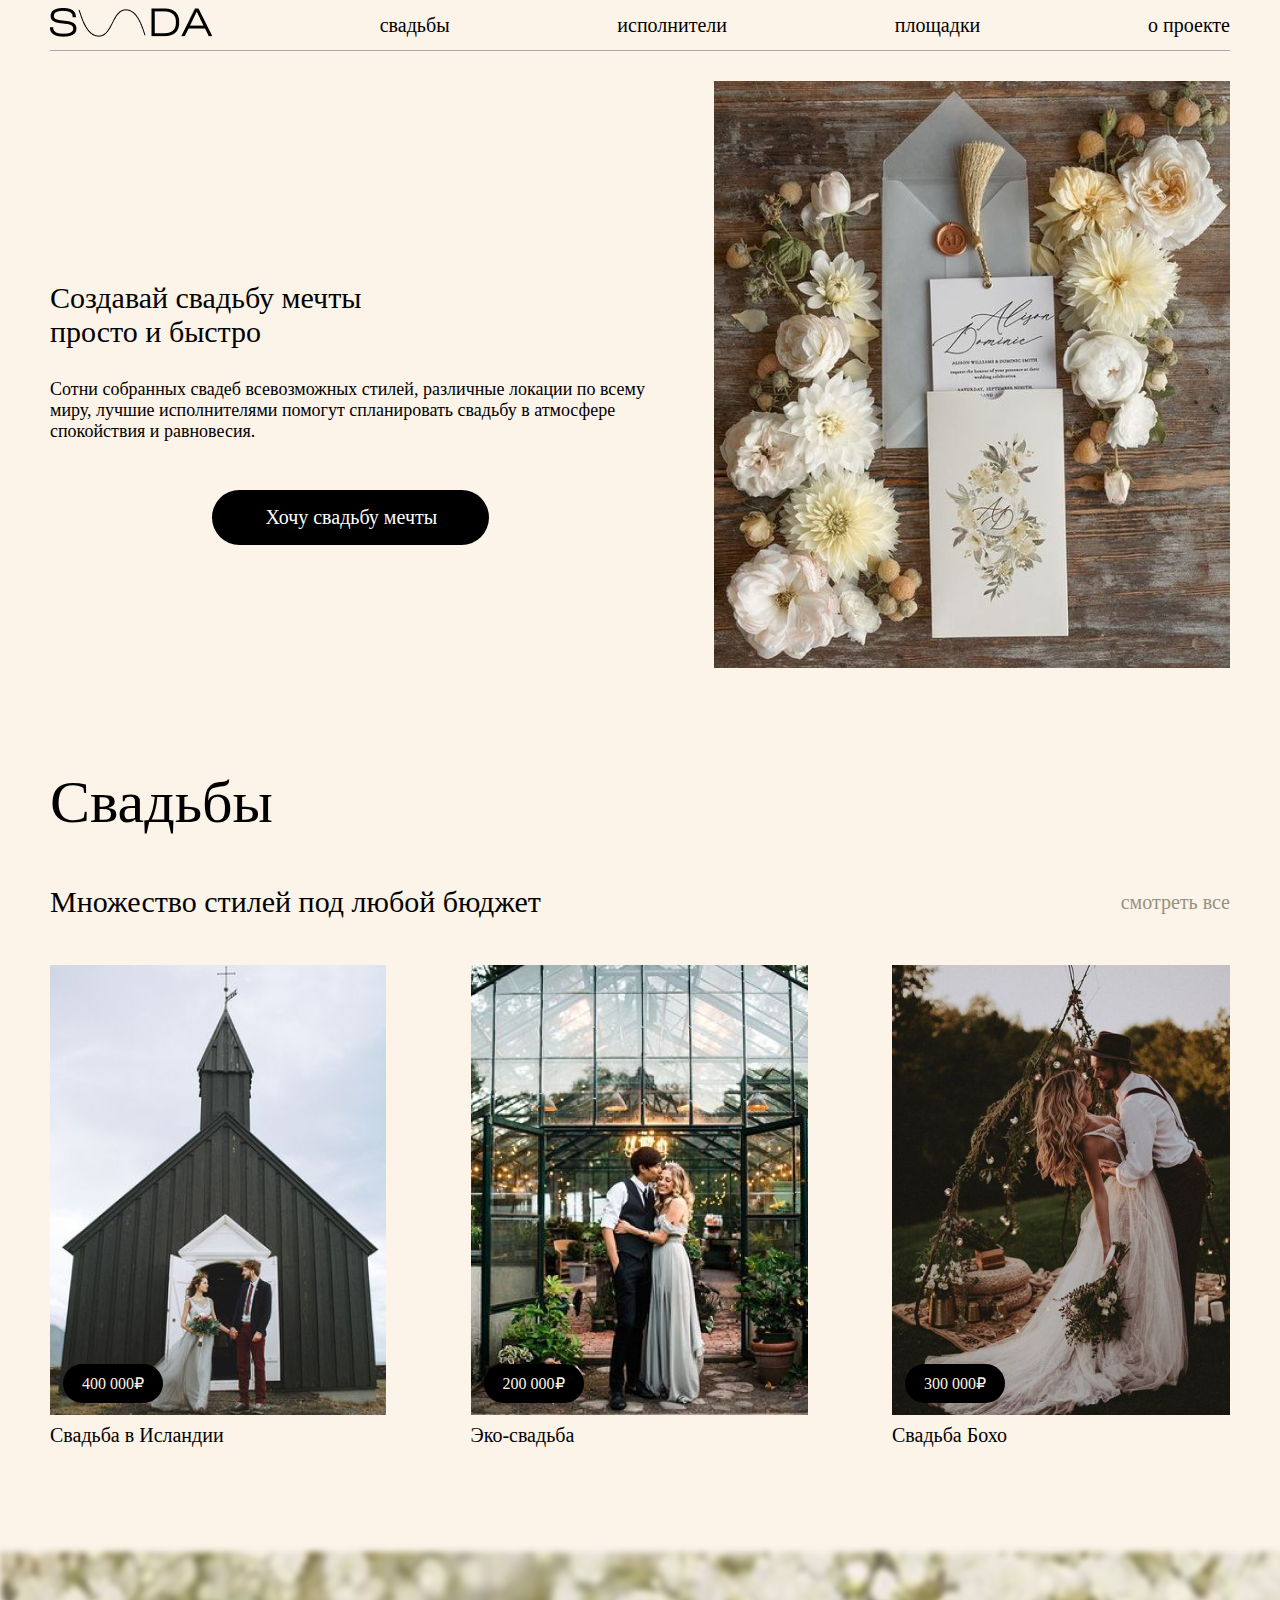
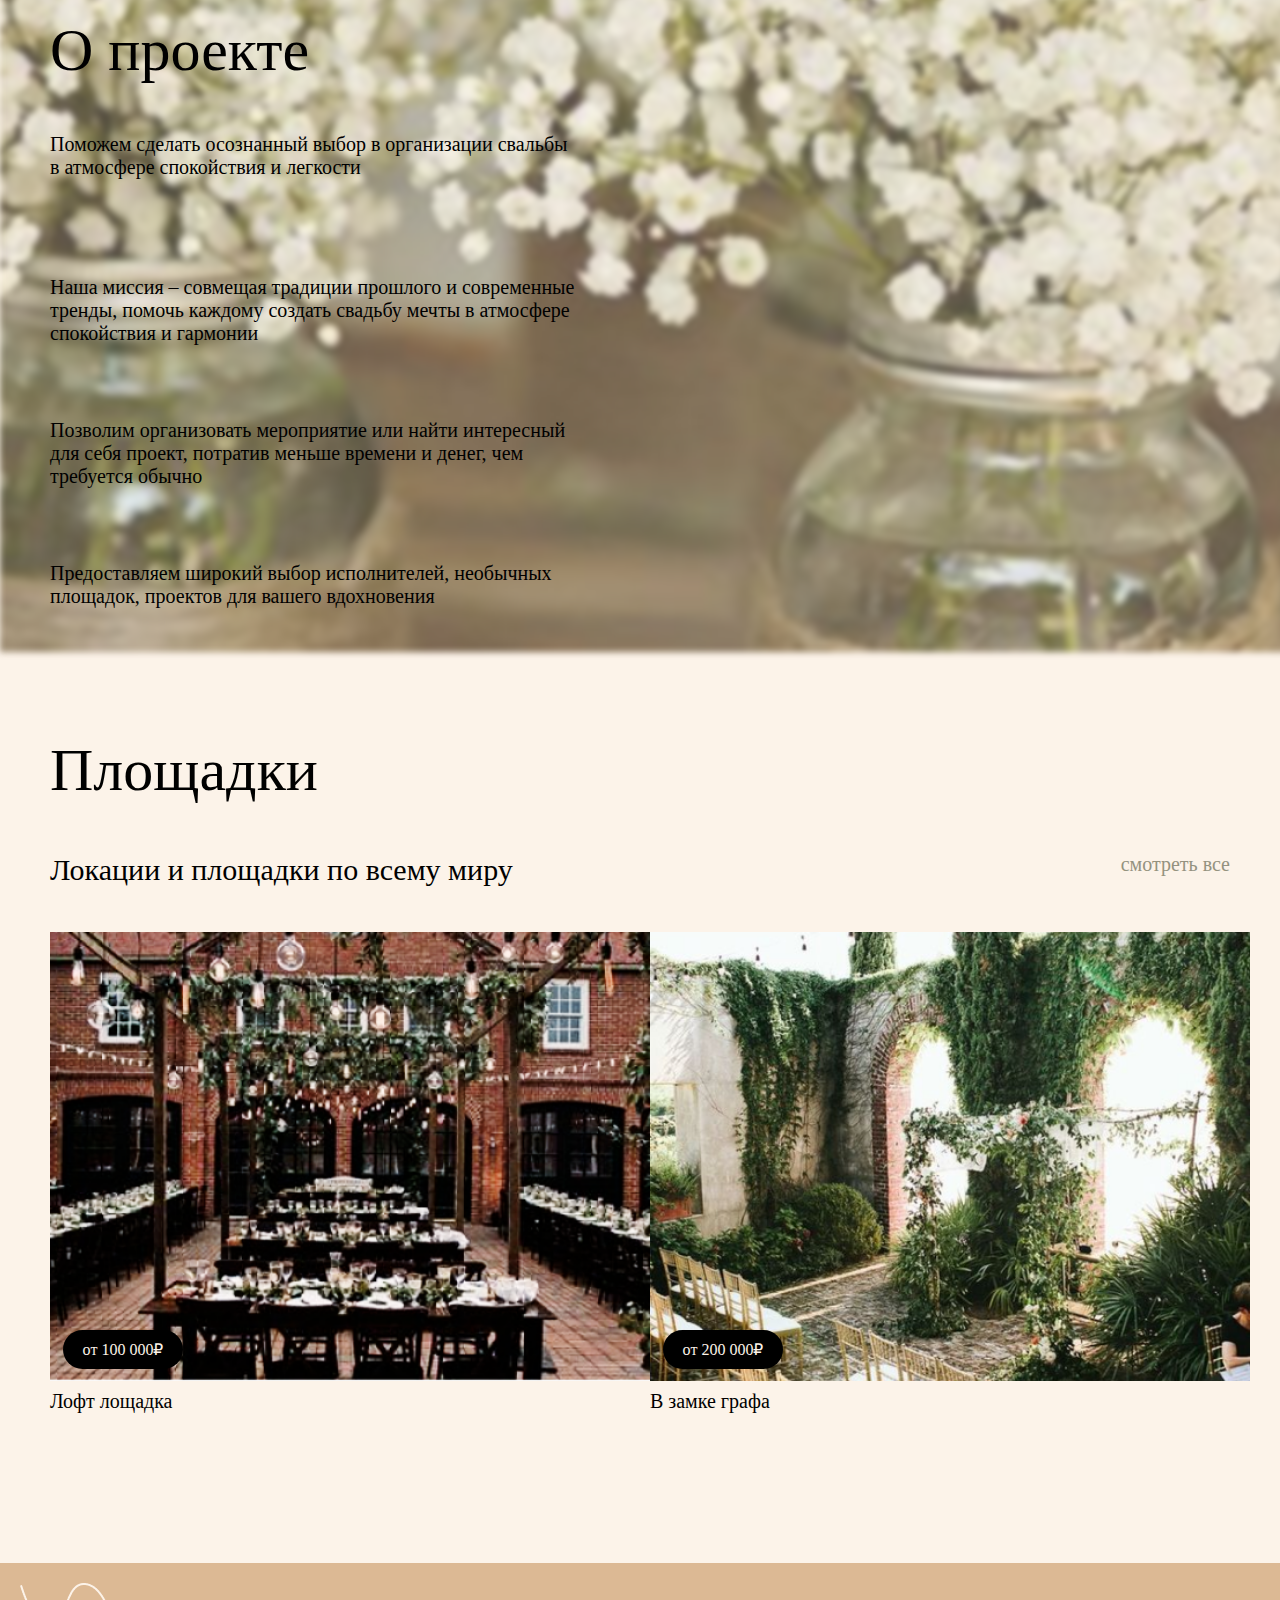
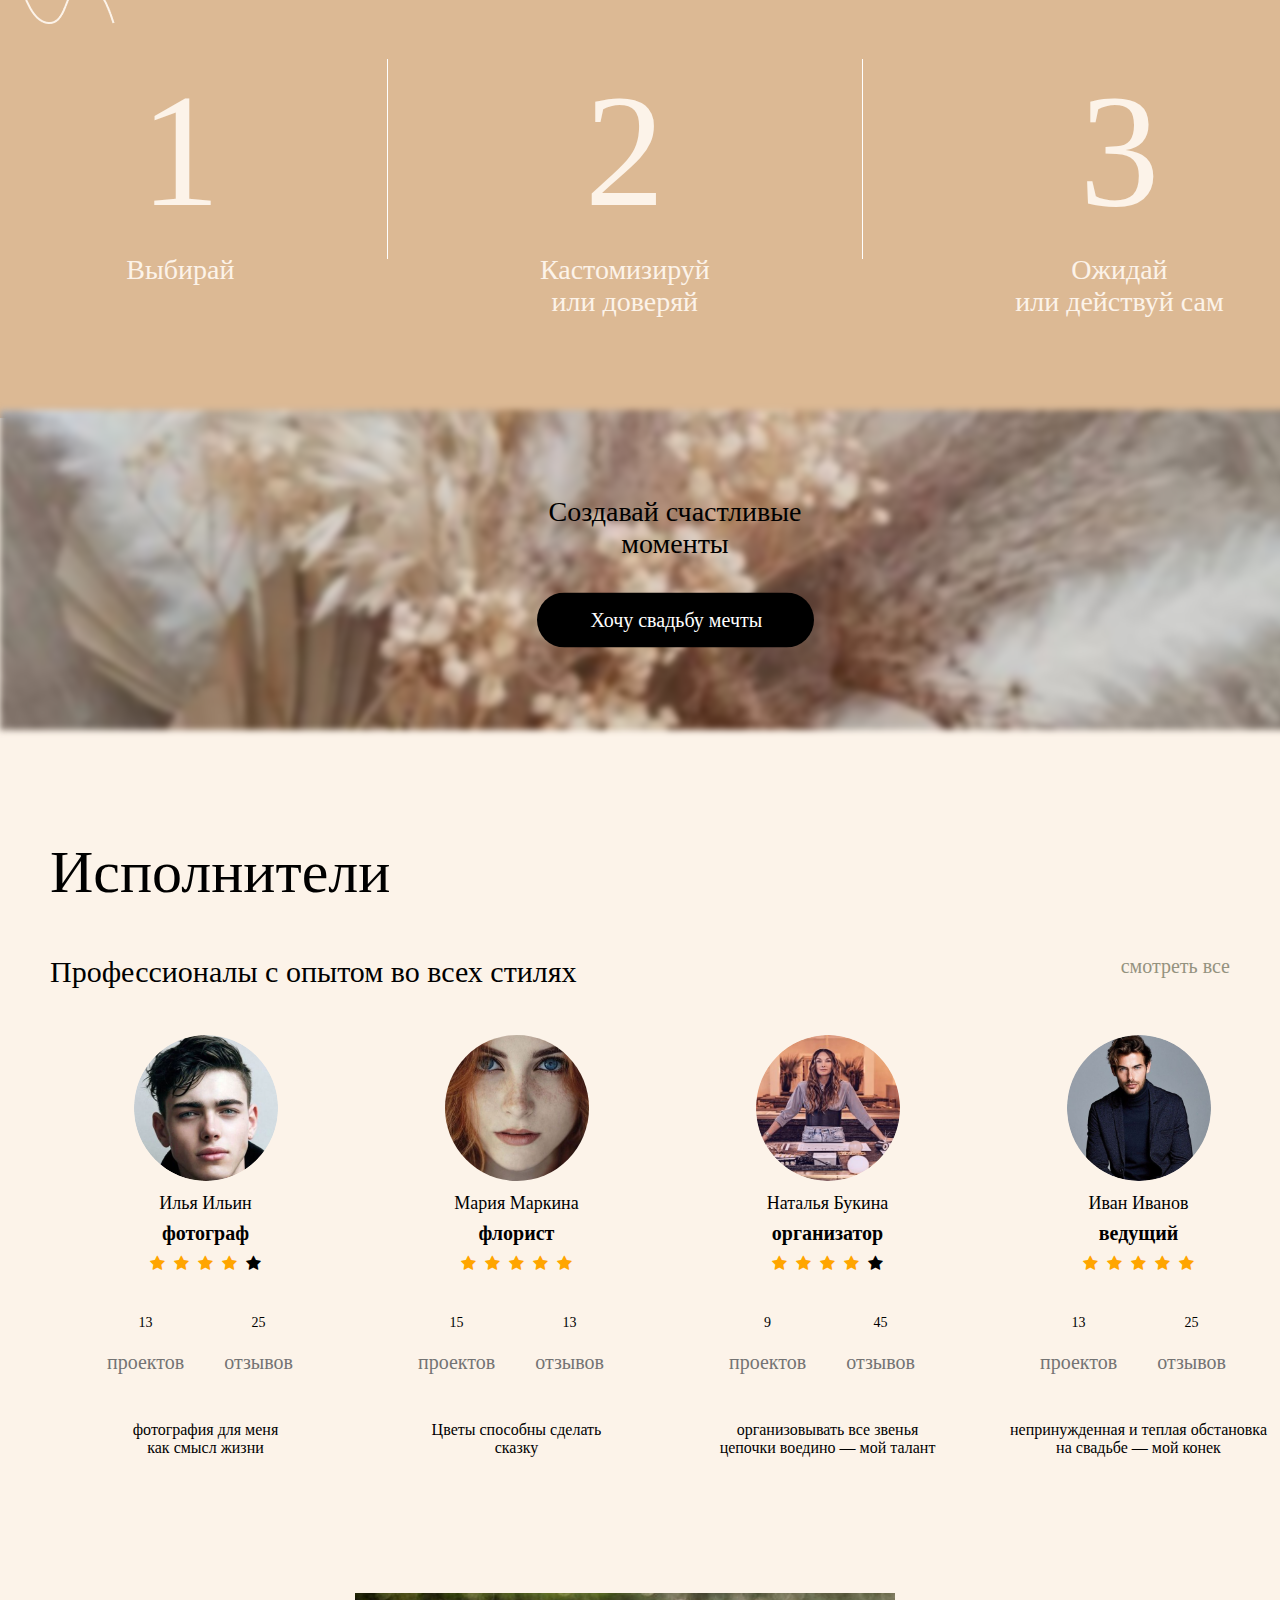
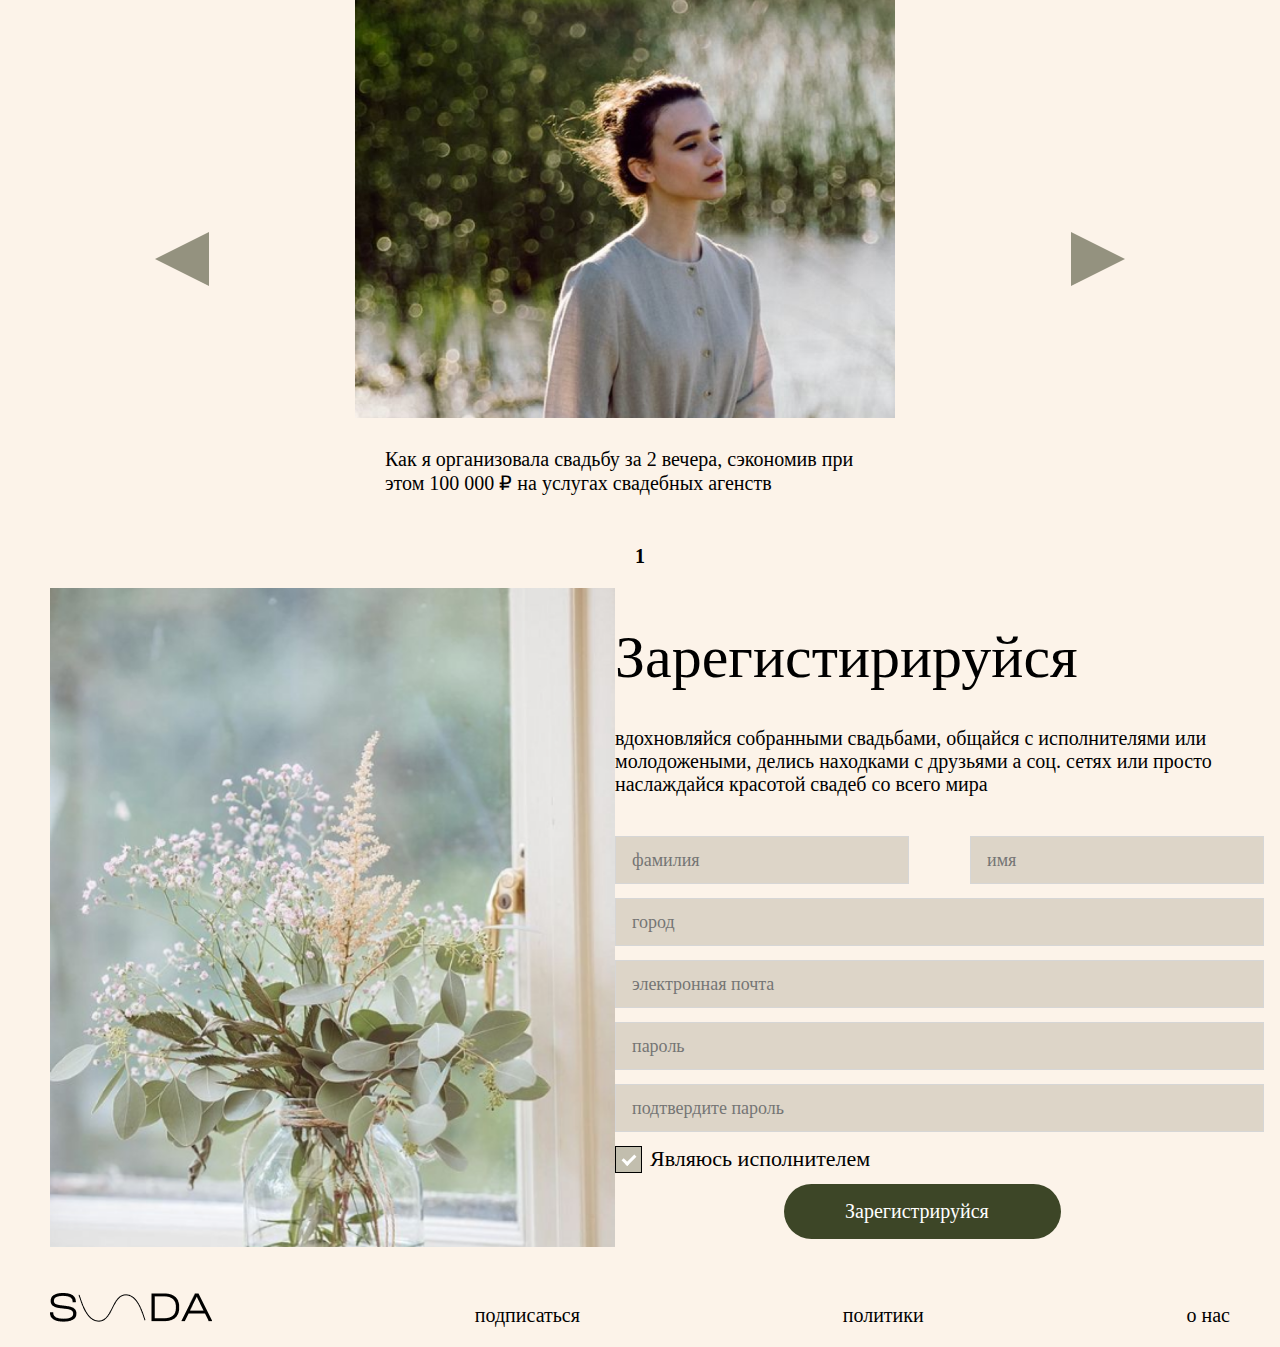
<file: index.html>
<!DOCTYPE html>
<html lang="en" dir="ltr">

  <head>
    <meta charset="utf-8">
    <link rel="stylesheet" href="https://cdnjs.cloudflare.com/ajax/libs/font-awesome/4.7.0/css/font-awesome.min.css">
    <link rel="stylesheet" href="responsive.css">
    <title>Svada-Landing</title>
    <script type="text/javascript">

    </script>
  </head>

  <style media="screen">

    html {
      scroll-behavior: smooth;
    }
    body {
      font-family: 'Halvar Breit CY Lt';
      background-color: #FCF3E9;
      margin: auto 50px;
    }
    a {
      text-decoration: none;
      color: black;
      font-size: 20px;
    }
    /* button {
      background-color: black;
      border: none;
      border-radius: 100px;
      /* border: 1px solid #1482d0; */
      /* width: auto;
      height: 50px;
      color: white;
      padding: 4px 15px;
      font-family: 'Spectral';
      letter-spacing: 2px;
      font-size: 20px;
      font-weight: 50;
      text-align: center;
      cursor: pointer;
    }
    button:hover {
      background-color: white;
      color: black;
      border: 1px solid black;
    } */
    .button-div {
      display: flex;
      justify-content: center;
      align-items: center;
      /* background: #FFE8A3; */
    }
    button {
      border: 1px solid transparent;
      background: black;
      color: white;
      border-radius: 40px;
      padding: 15px 30px;
      overflow: hidden;
      width: 277px;
      transition:
        all 1.2s,
        border 0.5s 1.2s,
        box-shadow 0.3s 1.5s;
      white-space: nowrap;
      text-indent: 23px;
      font-weight: normal;
      font-family: 'Spectral';
      font-size: 20px;
    }
    button span {
      display: inline-block;
      transform: translateX(400px);
      font-weight: normal;
      opacity: 0;
      transition:
        opacity 0.1s 0.5s,
        transform 0.4s 0.5s;
    }
    button:hover {
      text-indent: 0;
      background: white;
      color: black;
      width: 400px;
      border: 2px solid black;
      box-shadow: 3px 3px 2px rgba(black, 0.15);
    }
    button:hover span {
        transform: translateX(0);
        opacity: 1;
    }
    input {
        height: 14px;
        /* width: 478px; */
        padding: 16px;
        font-size: 18px;
        border-radius: 0px;
        border: 1px solid #d6d6d6;
        margin-bottom: 14px;
        font-family: 'Halvar Breit CY Lt';
        background: rgba(148, 146, 127, 0.3);
        color: #747474;
    }
    input[type=text], input[type=email], input[type=password], input[type=tel] {
        width: 615px;
        display: block;
        margin: 0 auto 14px auto;
    }
    input[type=text]:focus, input[type=email]:focus, input[type=password]:focus, input[type=tel]:focus, select:focus {
        outline: none;
        border-color: rgba(61, 70, 39, 0.3);
        /* box-shadow: 0 0 3px 1px rgba(66, 161, 236, 0.5); */
        box-shadow: 0 0 3px 1px rgba(61, 70, 39, 0.3);
    }
    .menubar {
      display: flex;
      justify-content: space-between;
      align-items: center;
      height: 50px;
      padding: 0 auto 8px auto;
      background: #FCF3E9;
      border-bottom: 1px solid #aaa;
      /* box-shadow: 0 5px 7px 2px rgba(0, 0, 0, .1); */
    }
     .footer {
       display: flex;
       justify-content: space-between;
       align-items: flex-end;
       height: 30px;
       padding: 0 auto 8px auto;
       background: #FCF3E9;
       margin-top: 50px;
       margin-bottom: 20px;
       /* border-bottom: 1px solid #aaa; */
     }
    .main-page {
      display: flex;
      justify-content: space-between;
    }
    .main-page-text {
      font-size: 30px;
      margin-top: 230px;
    }
    .main-page-text-info {
      font-size: 18px;
      font-family: 'Spectral';
      width: 600px;
    }
    .main-page-button {
      margin-top: 30px;
    }
    .main-page-photo {
      background-image: url('images/main-page.png');
      margin-top: 30px;
      height: 587px;
      width: 516px;
    }
    .page-title {
      display: block;
      margin: 100px auto 48px auto;
      font-size: 60px;
    }
    .watch-all {
      line-height: 35px;
    }
    .page-description {
      display: flex;
      justify-content: space-between;
    }
    .page-description a {
      color: #94927F;
      margin-bottom: auto;
    }
    .wedding-page-description {
      font-size: 30px;
      margin: 0 0;
      margin-bottom: auto;
    }
    .wedding-examples {
      display: flex;
      justify-content: space-between;
      margin: 45px auto 0 auto;
    }
    .wedding-price {
      width: 100px;
      padding: 10px;
      -webkit-box-sizing: border-box;
      -moz-box-sizing: border-box;
      box-sizing: border-box;
      position: absolute;
      /* border: 1px solid black; */
      border-radius: 20px;
      background-color: black;
      margin-top: -55px;
      margin-left: 13px;
      font-family: 'Spectral';
      font-size: 16px;
      text-align: center;
    }
    .wedding-price-rub {
      font-size: 16px;
      color: #FCF3E9;
      font-weight: 200;
      font-family: 'Spectral';
    }
    .wedding-name {
      margin: 5px 0;
      font-family: 'Spectral';
      font-size: 20px;
    }
    .svada-about-page {
      margin-top: 100px;
      height: 684px;
    }
    .svada-about-page-background {
      background-image: url('images/Flowers-Photo-Background-Project.png');
      background-color: rgba(237, 212, 187, 0.5);
      background-position: center;
      background-repeat: no-repeat;
      background-size: cover;
      height: 700px;
      width: 1350px;
      margin-left: -50px;
      filter: blur(3px);
      -webkit-filter: blur(3px);
    }
    /* .svada-about-page-left {
      display: absolute;
      height: 446px;
      z-index: 2;
    } */
    /* .svada-about-page-right {
      display: absolute;
      margin: 363px auto auto auto;
      z-index: 2;
    } */
    /* .svada-about-items {
      display: flex;
      height: 290px;
      width: 550px;
      flex-direction: column;
      justify-content: space-between;
    } */
    .svada-about-page-text {
      position: relative;
      /* left: 30%; */
      transform: translate(0%, -110%);
      z-index: 2;
    }
    .svada-about-page-title {
      display: block;
      margin: 100px auto 48px 0%;
      font-size: 60px;
      z-index: 2;
    }
    .svada-about-item {
      display: block;
      height: 123px;
      /* width: 550px;
      z-index: 2; */
      /* top: 50%;
      left: 50%; */
      /* transform: translate(-50%, -50%); */
      z-index: 2;
      width: 80%;
      font-family: 'Spectral';
      font-size: 20px;
      width: 530px;
    }
    .instruction-elem {
      display: block;
      width: 1350px;
      height: 455px;
      margin: 145px auto auto -50px;
      background-color: #DCB994;
    }
    .instruction-elem img {
      display: inline-block;
      margin: 20px;
    }
    .instruction-items {
      display: flex;
      justify-content: space-around;
      margin: 10px 50px auto;
    }
    .instruction-item {
      display: inline-block; /* Added rule - Note: IE8+, Firefox, Chrome, Opera, Safari */
      vertical-align: middle;
      position: relative;
      /* width: 25%; */
      text-align: center;
    }
    .instruction-item p {
      text-align: center;
      width: 100%;
    }
    .instruction-vertical-line {
      height: 200px;
      width: .5px;
      background: white;
      display: inline-block;
      position: relative;
    }
    .instruction-item-number {
      font-size: 160px;
      color: #FCF3E9;
      margin: 0 auto;
    }
    .instruction-item-text {
      font-size: 28px;
      color: #FCF3E9;
      position: relative;
      margin: 10px auto;
      display: inline-block;
    }
    /* .instruction-item-separator-first {
      display: inline;
      border-left: .5px solid #FCF3E9;
      height: 177px;
    } */
    .click-action-after-instruction {
      display: block; /* Added rule - Note: IE8+, Firefox, Chrome, Opera, Safari */
      /* vertical-align: middle; */
      /* position: absolute; */
      margin: -28px auto auto -50px;
      /* left: 50%; */
      /* transform: translate(-50%, -50%); */
      /* background: url('images/Flowers-Photo-Background2.png');
      background-position: center;
      background-size: cover;
      background-repeat: no-repeat;
      filter: blur(8px);
      -webkit-filter: blur(8px); */
      width: 1350px;
      height: 320px;
    }
    .click-action-after-instruction-background {
      display: block; /* Added rule - Note: IE8+, Firefox, Chrome, Opera, Safari */
      /* vertical-align: middle; */
      /* position: absolute; */
      margin: 20px auto auto 0px;
      /* left: 50%; */
      /* transform: translate(-50%, -50%); */
      background: url('images/Flowers-Photo-Background2.png');
      background-position: center;
      background-size: cover;
      background-repeat: no-repeat;
      filter: blur(8px);
      -webkit-filter: blur(3px);
      width: 1350px;
      height: 320px;
    }
    .click-action-after-instruction-text {
      display: absolute;
      font-size: 28px;
      text-align: center;
      top: 50%;
      left: 50%;
      transform: translate(-50%, -50%);
      z-index: 2;
      margin-left: 50%;
      margin-top: -15%;

    }
    .click-action-after-instruction-button {
      /* margin-left: calc(0px + 16%); */
      position: relative;
      /* top: 50%;
      left: 50%; */
      transform: translate(0%, -50%);
      z-index: 2;
      text-align: center;
    }
    .box {
      width: 230px;
      height: 230px;
      background-color: #F4F4F4;
      position: absolute;
      top: 50%;
      left: 50%;
      transform: translate(-50%, -50%);
      }

      .plant-box {
      width: 180px;
      height: 35px;
      background-color: #D0E4E5;
      border: 3px solid #555869;
      border-radius: 5px;
      position: absolute;
      top: 150px;
      left: 50%;
      transform: translateX(-50%);
      }

      .plant-box::before, .plant-box::after {
        content: '';
        position: absolute;
        left: 50%;
        transform: translateX(-50%);
        width: 90%;
        height: 3px;
      }
      .plant-box::before {
        background-color: #C3E5D0;
        top: -6px;
        border-radius: 5px 5px 0 0;
        opacity: 0.9;
      }
       .plant-box::after {
        background-color: #E0E0E0;
        bottom: -6px;
        border-radius: 0 0 5px 5px;
      }

      .flower {
      width: 20px;
      height: 32px;
      border: 3px solid #555869;
      border-radius: 50%;
      position: absolute;
    }

      .flower::after,
      .flower::before {
        content: '';
        position: absolute;
        width: 16px;
        height: 26px;
        border: 3px solid #555869;
        border-radius: 50%;
        z-index: -1;
      }

      .flower::after {
        left: -10px;
        bottom: -4px;
        transform: rotate(-25deg);
        animation: flower-left 1s infinite linear;
      }

      .flower::before {
        right: -10px;
        bottom: -4px;
        transform: rotate(25deg);
        animation: flower-right 1s infinite linear;
      }

      .-flower1 {
        background-color: #F7D2C9;
        left: 50px;
        top: 70px;
      }

      .-flower2 {
        background-color: #87BDC1;
        top: 80px;
        left: 100px;
      }

      .-flower3 {
        background-color: #D8778A;
        top: 55px;
        left: 150px;
      }

      .plant {
      width: 3px;
      height: 75px;
      background-color: #555869;
      position: absolute;
      top: 20px;
      left: 50%;
      transform: translateX(-50%);
      z-index: -1;
    }
      .plant::after {
        content: '';
        position: absolute;
        width: 14px;
        height: 7px;
        border: 3px solid #555869;
        border-radius: 50%;
        top: 20px;
        animation: plant 2s infinite linear;
      }

      @keyframes flower-left {
      0% {transform: rotate(-25deg) }
      50% {transform: rotate(-30deg) scale(0.95)}
      100% { transform: rotate(-25deg)}
      }

      @keyframes flower-right {
      0% {transform: rotate(25deg) }
      50% {transform: rotate(30deg) scale(0.95)}
      100% { transform: rotate(25deg)}
      }

      @keyframes plant {
      0% { transform: rotate(0) }
      25% {
        transform: rotate(8deg);
        transform-origin: left;
      }
      50% { transform: rotate(0)}
      75% {
        transform: rotate(-8deg);
        transform-origin: left;
      }
      100% {transform: rotate(0)}
      }
    .page-title-platform {
      display: block;
      margin: 100px auto 48px auto;
      font-size: 60px;
    }
    .platform-examples {
      display: flex;
      justify-content: space-between;
      margin: 45px auto 0 auto;
    }
    .platform-photo-price img {
      width: 600px;
    }
    .platform-price {
      width: 120px;
      padding: 10px;
      -webkit-box-sizing: border-box;
      -moz-box-sizing: border-box;
      box-sizing: border-box;
      position: absolute;
      /* border: 1px solid black; */
      border-radius: 100px;
      background-color: black;
      color: white;
      margin-top: -55px;
      margin-left: 13px;
      font-family: 'Spectral';
      font-size: 16px;
      text-align: center;
    }
    .platform-name {
      margin: 5px 0;
    }
    .page-title-performers {
      display: block;
      margin: 108px auto 48px auto;
      font-size: 60px;
    }
    .performer-card {
      text-align: center;
    }
    .performers {
      display: flex;
      justify-content: space-between;
      margin-top: 46px;
    }
    .performer-card-photo-name {
      display: block;
      text-align: center;
    }
    .performer-card-photo {
      width: 144px;
      height: 146px;
      border-radius: 100%
    }
    .performer-card-name-profession {
      font-size: 18px;
    }
    .performer-card-name {
      margin: 8px auto auto auto;
    }
    .performer-card-profession {
      margin: 8px auto auto auto;
      /* text-decoration: underline; */
      font-family: 'Spectral';
      font-weight: bolder;
      font-size: 20px;
    }
    .performer-card-stars {
      display: flex;
      width: 111px;
      height: auto;
      justify-content: space-between;
      margin: 10px 100px;
    }
    .checked {
      color: orange;
    }
    .performer-card-info {
      display: flex;
      justify-content: space-between;
      width: 152px;
      height: 60px;
      margin: 30px 57px;
      text-align: center;
      font-size: 14px;
    }
    .performer-card-info-projects {
      margin-right: 40px;
    }
    .performer-card-info-reviews-text, .performer-card-info-projects-text {
      font-family: 'Spectral';
      font-size: 20px;
      font-weight: 200;
      /* letter-spacing: 2px; */
      color: #747474;
    }
    .performer-card-citate {
      padding-top: 30px;
    }
    .stories-line {
      display: flex;
      justify-content: space-between;
      margin-left: 105px;
      margin-right: 105px;
      margin-top: 120px;
      align-items: center
    }
    .stories-left-arrow {
      width: 0;
      height: 0;
      border-top: 27px solid transparent;
      border-bottom: 27px solid transparent;
      border-right: 54px solid #94927F;
    }
    .stories-right-arrow {
      width: 0;
      height: 0;
      border-top: 27px solid transparent;
      border-bottom: 27px solid transparent;
      border-left: 54px solid #94927F;
    }
    .stories-right-arrow:hover {
      border-top: 27px solid transparent;
      border-bottom: 27px solid transparent;
      border-left: 54px solid #DCB994;
      transition: 1s all;
    }
    .stories-left-arrow:hover {
      border-top: 27px solid transparent;
      border-bottom: 27px solid transparent;
      border-right: 54px solid #DCB994;
      transition: 1s all;
    }
    .stories-photo {
      background-image: url("images/storie-photo-first.png");
      background-size: cover;
      width: 540px;
      height: 425px;
    }
    .stories-text {
      width: 510px;
      font-family: 'Spectral';
      font-size: 20px;
      margin: 30px 30px;
    }
    .stories-no {
      text-align: center;
      font-family: 'Spectral';
      font-size: 20px;
      font-weight: bold;
    }
    .last-page-window {
      display: flex;
      justify-content: space-around;
    }
    .last-page-right-side {
      width: 615px;
    }
    .last-page-photo {
      background-image: url("images/last-page-photo.png");
      background-size: cover;
      height: 659px;
      width: 600px;
    }
    .last-page-title {
      display: block;
      margin: 35px auto;
      font-size: 60px;
    }
    .last-page-user-text {
      font-family: 'Spectral';
      font-size: 20px;
      margin-bottom: 40px;
    }
    .form-name-surname {
        display: flex;
        justify-content: space-between;
        width: 649px;
    }
    .form-name-surname input {
        display: inline-block;
        width: calc(50% - 4px);
        margin: 0 0 14px;
        width: 260px;
    }
    .container {
        display: block;
        position: relative;
        padding-left: 35px;
        margin-bottom: 12px;
        cursor: pointer;
        font-size: 22px;
        -webkit-user-select: none;
        -moz-user-select: none;
        -ms-user-select: none;
        user-select: none;
      }

      /* Hide the browser's default checkbox */
      .container input {
        position: absolute;
        opacity: 0;
        cursor: pointer;
        height: 0;
        width: 0;
      }

      /* Create a custom checkbox */
      .checkmark {
        position: absolute;
        top: 0;
        left: 0;
        height: 25px;
        width: 25px;
        background-color: rgba(148, 146, 127, 0.3);
        border: .5px solid black;
      }

      /* On mouse-over, add a grey background color */
      .container:hover input ~ .checkmark {
        background-color: white;
      }

      /* When the checkbox is checked, add a blue background */
      .container input:checked ~ .checkmark {
        background-color: rgba(61, 70, 39, 0.3);
      }

      /* Create the checkmark/indicator (hidden when not checked) */
      .checkmark:after {
        content: "";
        position: absolute;
        display: none;
      }

      /* Show the checkmark when checked */
      .container input:checked ~ .checkmark:after {
        display: block;
      }

      /* Style the checkmark/indicator */
      .container .checkmark:after {
        left: 9px;
        top: 5px;
        width: 5px;
        height: 10px;
        border: solid white;
        border-width: 0 3px 3px 0;
        -webkit-transform: rotate(45deg);
        -ms-transform: rotate(45deg);
        transform: rotate(45deg);
      }
      .last-page-button {
        background: #3D4627;
        text-indent: 30px;
      }
  </style>
  <body>

    <div class="menubar">
      <a href="index.html">
        <div class="svada-logo">
          <img src="images/logo.png" alt="Svada-Logo">
        </div>
      </a>
      <a href="#s1">свадьбы</a>
      <a href="#s2">исполнители</a>
      <a href="#s3">площадки</a>
      <a href="#s4">о проекте</a>
    </div>
    <article class="">


    <section class="main-page">
      <div class="main-page-left">
        <p class="main-page-text">Создавай свадьбу мечты<br>просто и быстро</p>
        <p class="main-page-text-info">Сотни собранных свадеб всевозможных стилей, различные локации по всему миру, лучшие исполнителями помогут спланировать свадьбу
в атмосфере спокойствия и равновесия.</p>
        <div class="button-div">
          <button class="main-page-button" type="button" name="button">Хочу свадьбу мечты <span>прямо сейчас</span></button>
        </div>
      </div>
      <div class="main-page-right">
        <!-- сделать background в виде img + использовать padding соотношени сторон  -->
        <div class="main-page-photo"></div>
        <!-- <img class="main-page-photo"src="images/main-page.png" alt="Wedding Invitation"> -->
      </div>
    </section>

    <section class="wedding-page" id="s1">
      <p class="page-title">Свадьбы</p>
      <div class="page-description">
        <p class="wedding-page-description">Множество стилей под любой бюджет</p>
        <a class="watch-all" href="index.html">смотреть все</a>
      </div>
      <div class="wedding-examples">
        <div class="wedding-example">
          <div class="wedding-photo-price">
            <img src="images/wedding-photo-iceland.png" alt="Wedding in Iceland">
            <div class="wedding-price">
              <span class="wedding-price-rub">400 000₽</span>
            </div>
          </div>
          <p class="wedding-name">Свадьба в Исландии</p>
        </div>
        <div class="wedding-example">
          <div class="wedding-photo-price">
            <img src="images/wedding-photo-botanic.png" alt="Wedding Botanic">
            <div class="wedding-price">
              <span class="wedding-price-rub">200 000₽</span>
            </div>
          </div>
          <p class="wedding-name">Эко-свадьба</p>
        </div>
        <div class="wedding-example">
          <div class="wedding-photo-price">
            <img src="images/wedding-photo-boho.png" alt="Wedding Boho">
            <div class="wedding-price">
              <span class="wedding-price-rub">300 000₽</span>
            </div>
          </div>
          <p class="wedding-name">Свадьба Бохо</p>
        </div>
      </div>
    </section>


    <section class="svada-about-page" id="s4">
      <div class="svada-about-page-background"></div>
      <div class="svada-about-page-text">
        <p class="svada-about-page-title" id="page-title-about">О проекте</p>
        <p class="svada-about-item">Поможем сделать осознанный выбор в организации свальбы в атмосфере спокойствия и легкости</p>
        <p class="svada-about-item">Наша миссия – совмещая традиции прошлого и современные тренды, помочь каждому создать свадьбу мечты в атмосфере спокойствия и гармонии</p>
        <p class="svada-about-item">Позволим организовать мероприятие или найти интересный для себя проект, потратив меньше времени и денег, чем требуется обычно</p>
        <p class="svada-about-item">Предоставляем широкий выбор исполнителей, необычных площадок, проектов для вашего вдохновения</p>
      </div>

      <!-- <div class="svada-about-page-left">
        <p class="page-title" id="page-title-about">О проекте</p>
        <div class="svada-about-items">
          <p class="svada-about-item">Поможем сделать осознанный выбор в организации свальбы в атмосфере спокойствия и легкости</p>
          <p class="svada-about-item">Широкий выбор свадеб и площадок для планирования свадьбы мечты</p>
          <p class="svada-about-item">Совмещаем традиции прошлого и веяния современности, олицетворяя равновесие и равенство</p>
        </div>
      </div>
      <div class="svada-about-page-right">
        <img src="images/svada-icon-big.png" alt="Svada-Logo">
      </div> -->
    </section>

    <section class="platform-page" id="s3">
      <p class="page-title-platform">Площадки</p>
      <div class="page-description">
        <p class="wedding-page-description">Локации и площадки по всему миру</p>
        <a href="index.html">смотреть все</a>
      </div>
      <div class="platform-examples">
        <div class="platform-example">
          <div class="platform-photo-price">
            <img src="images/platform-urban-photo.png" alt="urban platform">
            <div class="platform-price">
              <span class="wedding-price-rub">от 100 000₽</span>
            </div>
          </div>
          <p class="wedding-name">Лофт лощадка</p>
        </div>
        <div class="platform-example">
          <div class="platform-photo-price">
            <img src="images/platform-green-photo.png" alt="green platform">
            <div class="platform-price">
              <span class="wedding-price-rub">от 200 000₽</span>
            </div>
          </div>
          <p class="wedding-name">В замке графа</p>
        </div>
      </div>
    </section>

    <section class="instruction-page">
      <div class="instruction-elem">
      <div class="instruction-item-separator-first"></div>
      <div class="instruction-item-separator-second"></div>
        <img src="images/svada-icon-little.png" alt="svada-icon">
        <div class="instruction-items">
          <div class="instruction-item">
            <p class="instruction-item-number">1</p>
            <p class="instruction-item-text">Выбирай</p>
          </div>
          <div class="instruction-vertical-line"></div>
          <div class="instruction-item">
            <p class="instruction-item-number">2</p>
            <p class="instruction-item-text">Кастомизируй</br> или доверяй</p>
          </div>
          <div class="instruction-vertical-line"></div>
          <div class="instruction-item">
            <p class="instruction-item-number">3</p>
            <p class="instruction-item-text">Ожидай </br>или действуй сам</p>
          </div>
         </div>
      </div>
      <div class="click-action-after-instruction">
        <div class="click-action-after-instruction-background"></div>
        <p class="click-action-after-instruction-text">Создавай счастливые</br>моменты</p>
        <div class="button-div">
          <button class="click-action-after-instruction-button" type="button" name="button">Хочу свадьбу мечты <span> через месяц</span></button>
        </div>
      </div>
      <!-- <div class="box">
        <div class="plant-box"></div>

        <div class="flower -flower1">
          <div class="plant"></div>
        </div>

        <div class="flower -flower2">
          <div class="plant"></div>
        </div> -->

        <!-- <div class="flower -flower3">
          <div class="plant"></div>
        </div> -->
      </div>
    </section>

    <section class="performers-page" id="s2">
      <p class="page-title-performers">Исполнители</p>
      <div class="page-description">
        <p class="wedding-page-description">Профессионалы с опытом во всех стилях</p>
        <a href="index.html">смотреть все</a>
      </div>
      <div class="performers">
        <div class="performer-card">
          <div class="performer-card-photo-name">
            <img class="performer-card-photo" src="images/Performer-Face.png" alt="performer-photo">
            <div class="performer-card-name-profession">
                <p class="performer-card-name">Илья Ильин</p>
                <p class="performer-card-profession">фотограф</p>
            </div>
          </div>
          <div class="performer-card-stars">
            <span class="fa fa-star checked"></span>
            <span class="fa fa-star checked"></span>
            <span class="fa fa-star checked"></span>
            <span class="fa fa-star checked"></span>
            <span class="fa fa-star"></span>
          </div>
          <div class="performer-card-info">
            <div class="performer-card-info-projects">
              <p class="performer-card-info-projects-number">13</p>
              <p class="performer-card-info-projects-text">проектов</p>
            </div>
            <div class="performer-card-info-reviews">
              <p class="performer-card-info-reviews-number">25</p>
              <p class="performer-card-info-reviews-text">отзывов</p>
            </div>
          </div>
            <p class="performer-card-citate">фотография для меня</br>как смысл жизни</p>
        </div>

        <div class="performer-card">
          <div class="performer-card-photo-name">
            <img class="performer-card-photo" src="images/Performer-Florist.png" alt="performer-photo">
            <div class="performer-card-name-profession">
                <p class="performer-card-name">Мария Маркина</p>
                <p class="performer-card-profession">флорист</p>
            </div>
          </div>
          <div class="performer-card-stars">
            <span class="fa fa-star checked"></span>
            <span class="fa fa-star checked"></span>
            <span class="fa fa-star checked"></span>
            <span class="fa fa-star checked"></span>
            <span class="fa fa-star checked"></span>
          </div>
          <div class="performer-card-info">
            <div class="performer-card-info-projects">
              <p class="performer-card-info-projects-number">15</p>
              <p class="performer-card-info-projects-text">проектов</p>
            </div>
            <div class="performer-card-info-reviews">
              <p class="performer-card-info-reviews-number">13</p>
              <p class="performer-card-info-reviews-text">отзывов</p>
            </div>
          </div>
            <p class="performer-card-citate">Цветы способны сделать</br>сказку</p>
        </div>

        <div class="performer-card">
          <div class="performer-card-photo-name">
            <img class="performer-card-photo" src="images/Performer-Organizer.png" alt="performer-photo">
            <div class="performer-card-name-profession">
                <p class="performer-card-name">Наталья Букина</p>
                <p class="performer-card-profession">организатор</p>
            </div>
          </div>
          <div class="performer-card-stars">
            <span class="fa fa-star checked"></span>
            <span class="fa fa-star checked"></span>
            <span class="fa fa-star checked"></span>
            <span class="fa fa-star checked"></span>
            <span class="fa fa-star"></span>
          </div>
          <div class="performer-card-info">
            <div class="performer-card-info-projects">
              <p class="performer-card-info-projects-number">9</p>
              <p class="performer-card-info-projects-text">проектов</p>
            </div>
            <div class="performer-card-info-reviews">
              <p class="performer-card-info-reviews-number">45</p>
              <p class="performer-card-info-reviews-text">отзывов</p>
            </div>
          </div>
            <p class="performer-card-citate">организовывать все звенья </br>цепочки воедино — мой талант</p>
        </div>

        <div class="performer-card">
          <div class="performer-card-photo-name">
            <img class="performer-card-photo" src="images/Performer-Lead.png" alt="performer-photo">
            <div class="performer-card-name-profession">
                <p class="performer-card-name">Иван Иванов</p>
                <p class="performer-card-profession">ведущий</p>
            </div>
          </div>
          <div class="performer-card-stars">
            <span class="fa fa-star checked"></span>
            <span class="fa fa-star checked"></span>
            <span class="fa fa-star checked"></span>
            <span class="fa fa-star checked"></span>
            <span class="fa fa-star checked"></span>
          </div>
          <div class="performer-card-info">
            <div class="performer-card-info-projects">
              <p class="performer-card-info-projects-number">13</p>
              <p class="performer-card-info-projects-text">проектов</p>
            </div>
            <div class="performer-card-info-reviews">
              <p class="performer-card-info-reviews-number">25</p>
              <p class="performer-card-info-reviews-text">отзывов</p>
            </div>
          </div>
            <p class="performer-card-citate">непринужденная и теплая обстановка</br>на свадьбе — мой конек</p>
        </div>
      </div>
    </section>

    <section class="svada-stories">
      <div class="stories-line">
        <div class="stories-left-arrow"></div>
        <div class="stories-photo-text">
          <div class="stories-photo"></div>
          <p class="stories-text">Как я организовала свадьбу за 2 вечера, сэкономив при этом 100 000 ₽ на услугах свадебных агенств</p>
        </div>
        <div class="stories-right-arrow"></div>
      </div>
      <p class="stories-no">1</p>
    </section>

    <section class="last-page">
      <div class="last-page-window">
        <div class="last-page-photo"></div>
        <div class="last-page-right-side">
          <p class="last-page-title">Зарегистирируйся</p>
          <p class="last-page-user-text">вдохновляйся собранными свадьбами, общайся с исполнителями или молодожеными, делись находками с друзьями а соц. сетях или просто наслаждайся красотой свадеб со всего мира</p>
          <div class="last-page-user-form">
            <div class="form-name-surname">
              <input type="text" name="" value="" placeholder="фамилия">
              <input type="text" name="" value="" placeholder="имя">
            </div>
            <input type="text" name="" value="" placeholder="город">
            <input type="email" name="" value="" placeholder="электронная почта">
            <input type="password" name="" value="" placeholder="пароль">
            <input type="password" name="" value="" placeholder="подтвердите пароль">
            <label class="container">Являюсь исполнителем
              <input type="checkbox" checked="checked">
              <span class="checkmark"></span>
            </label>
            <div class="button-div">
              <button class="last-page-button" type="button" name="button">Зарегистрируйся <span>прямо сейчас</span></button>
            </div>
          </div>
        </div>
      </div>
    </section>

    <div class="footer">
      <a href="index.html">
        <div class="svada-logo">
          <img src="images/logo.png" alt="Svada-Logo">
        </div>
      </a>
      <a href="">подписаться</a>
      <a href="">политики</a>
      <a href="">о нас</a>
    </div>
    </article>
  </body>
</html>
</file>
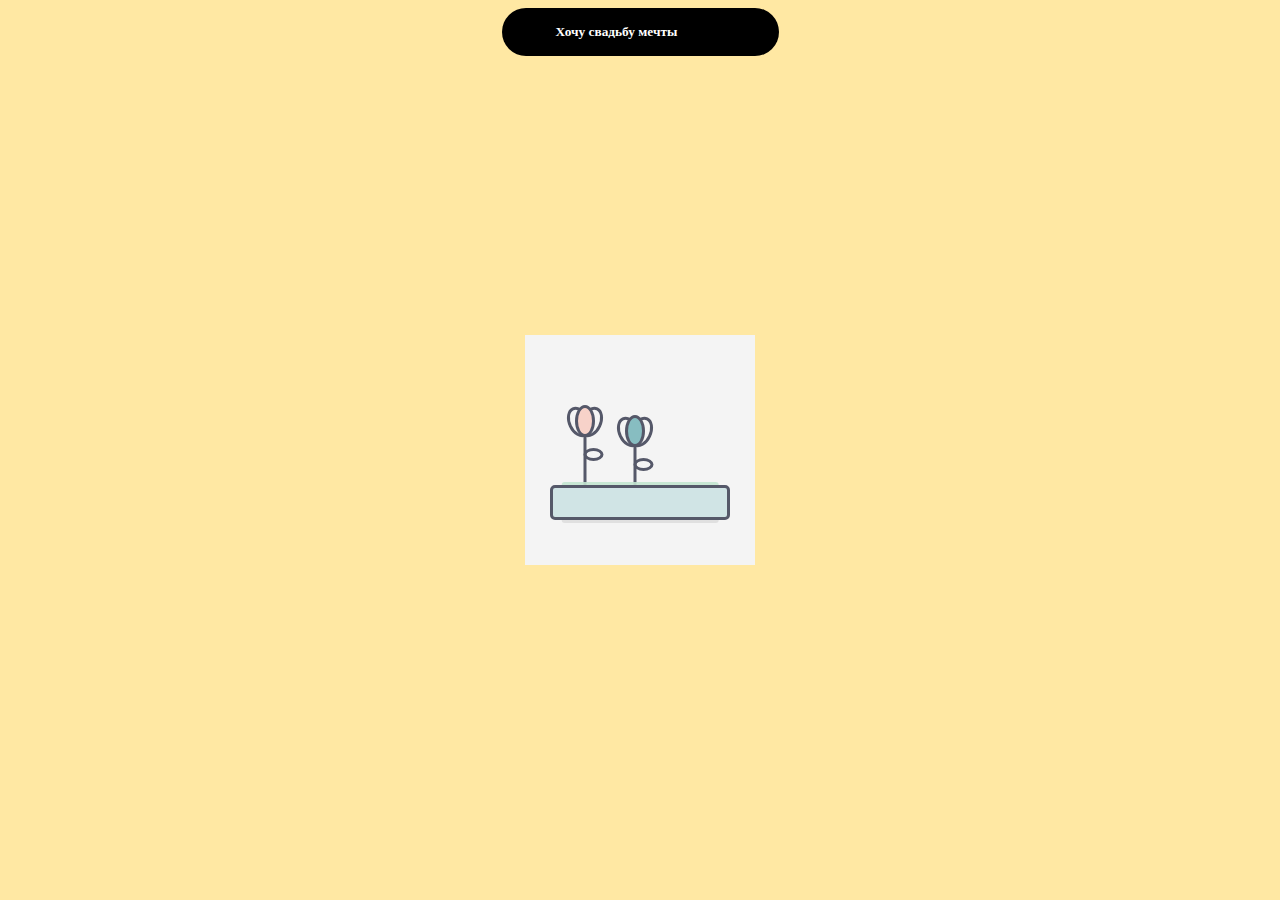
<file: test.html>
<!DOCTYPE html>
<html lang="en" dir="ltr">
  <head>
    <meta charset="utf-8">
    <title></title>
    <style media="screen">

    .box {
      width: 230px;
      height: 230px;
      background-color: #F4F4F4;
      position: absolute;
      top: 50%;
      left: 50%;
      transform: translate(-50%, -50%);
      }

      .plant-box {
      width: 180px;
      height: 35px;
      background-color: #D0E4E5;
      border: 3px solid #555869;
      border-radius: 5px;
      position: absolute;
      top: 150px;
      left: 50%;
      transform: translateX(-50%);
      }

      .plant-box::before, .plant-box::after {
        content: '';
        position: absolute;
        left: 50%;
        transform: translateX(-50%);
        width: 90%;
        height: 3px;
      }
      .plant-box::before {
        background-color: #C3E5D0;
        top: -6px;
        border-radius: 5px 5px 0 0;
        opacity: 0.9;
      }
       .plant-box::after {
        background-color: #E0E0E0;
        bottom: -6px;
        border-radius: 0 0 5px 5px;
      }

      .flower {
      width: 20px;
      height: 32px;
      border: 3px solid #555869;
      border-radius: 50%;
      position: absolute;
    }

      .flower::after,
      .flower::before {
        content: '';
        position: absolute;
        width: 16px;
        height: 26px;
        border: 3px solid #555869;
        border-radius: 50%;
        z-index: -1;
      }

      .flower::after {
        left: -10px;
        bottom: -4px;
        transform: rotate(-25deg);
        animation: flower-left 1s infinite linear;
      }

      .flower::before {
        right: -10px;
        bottom: -4px;
        transform: rotate(25deg);
        animation: flower-right 1s infinite linear;
      }

      .-flower1 {
        background-color: #F7D2C9;
        left: 50px;
        top: 70px;
      }

      .-flower2 {
        background-color: #87BDC1;
        top: 80px;
        left: 100px;
      }

      .-flower3 {
        background-color: #D8778A;
        top: 55px;
        left: 150px;
      }

      .plant {
      width: 3px;
      height: 75px;
      background-color: #555869;
      position: absolute;
      top: 20px;
      left: 50%;
      transform: translateX(-50%);
      z-index: -1;
    }
      .plant::after {
        content: '';
        position: absolute;
        width: 14px;
        height: 7px;
        border: 3px solid #555869;
        border-radius: 50%;
        top: 20px;
        animation: plant 2s infinite linear;
      }

      @keyframes flower-left {
      0% {transform: rotate(-25deg) }
      50% {transform: rotate(-30deg) scale(0.95)}
      100% { transform: rotate(-25deg)}
      }

      @keyframes flower-right {
      0% {transform: rotate(25deg) }
      50% {transform: rotate(30deg) scale(0.95)}
      100% { transform: rotate(25deg)}
      }

      @keyframes plant {
      0% { transform: rotate(0) }
      25% {
        transform: rotate(8deg);
        transform-origin: left;
      }
      50% { transform: rotate(0)}
      75% {
        transform: rotate(-8deg);
        transform-origin: left;
      }
      100% {transform: rotate(0)}
      }
      * {
        box-sizing: border-box;
      }
      body {
        display: flex;
        justify-content: center;
        align-items: center;
        background: #FFE8A3;
        font-family: 'Halvar Breit CY Lt';
      }
      /* html, body {
        height: 100%;
      } */

      button {
        border: 1px solid transparent;
        background: black;
        color: white;
        border-radius: 40px;
        padding: 15px 30px;
        overflow: hidden;
        width: 277px;
        transition:
          all 1.2s,
          border 0.5s 1.2s,
          box-shadow 0.3s 1.5s;
        white-space: nowrap;
        text-indent: 23px;
        font-weight: bold;
        font-family: 'Halvar Breit CY Lt';
      }
      span {
        display: inline-block;
        transform: translateX(400px);
        font-weight: normal;
        opacity: 0;
        transition:
          opacity 0.1s 0.5s,
          transform 0.4s 0.5s;
      }
      button:hover {
        text-indent: 0;
        background: white;
        color: black;
        width: 400px;
        border: 2px solid black;
        box-shadow: 3px 3px 2px rgba(black, 0.15);
      }
      button:hover span {
          transform: translateX(0);
          opacity: 1;
      }
    </style>
  </head>
  <body>
    <div class="box">
      <div class="plant-box"></div>

      <div class="flower -flower1">
        <div class="plant"></div>
      </div>

      <div class="flower -flower2">
        <div class="plant"></div>
      </div>

      <!-- <div class="flower -flower3">
        <div class="plant"></div>
      </div> -->
    </div>

    <button>
      Хочу свадьбу мечты
      <span>прямо сейчас</span>
    </button>

  </body>
</html>
</file>
<file: responsive.css>
@media all and (max-width: 1340px) {
.sidebar {
  display: none;
}
}
@media all and (max-width: 1020px) {
article img { width: 100%; }
}
@media all and (min-device-width: 768px) and (max-device-width: 1024px) and (orientation: portrait) {
article > * { width: calc(100% - 40px); }
}
@media all and (min-device-width: 320px) and (max-device-width: 480px) and (orientation: portrait) {
body { min-width: 320px; }
article > * { width: calc(100% - 40px); }
}
@media all and (min-device-width: 768px) and (max-device-width: 1366px) and (orientation: landscape) {
.sidebar { display: none; }
}
</file>
